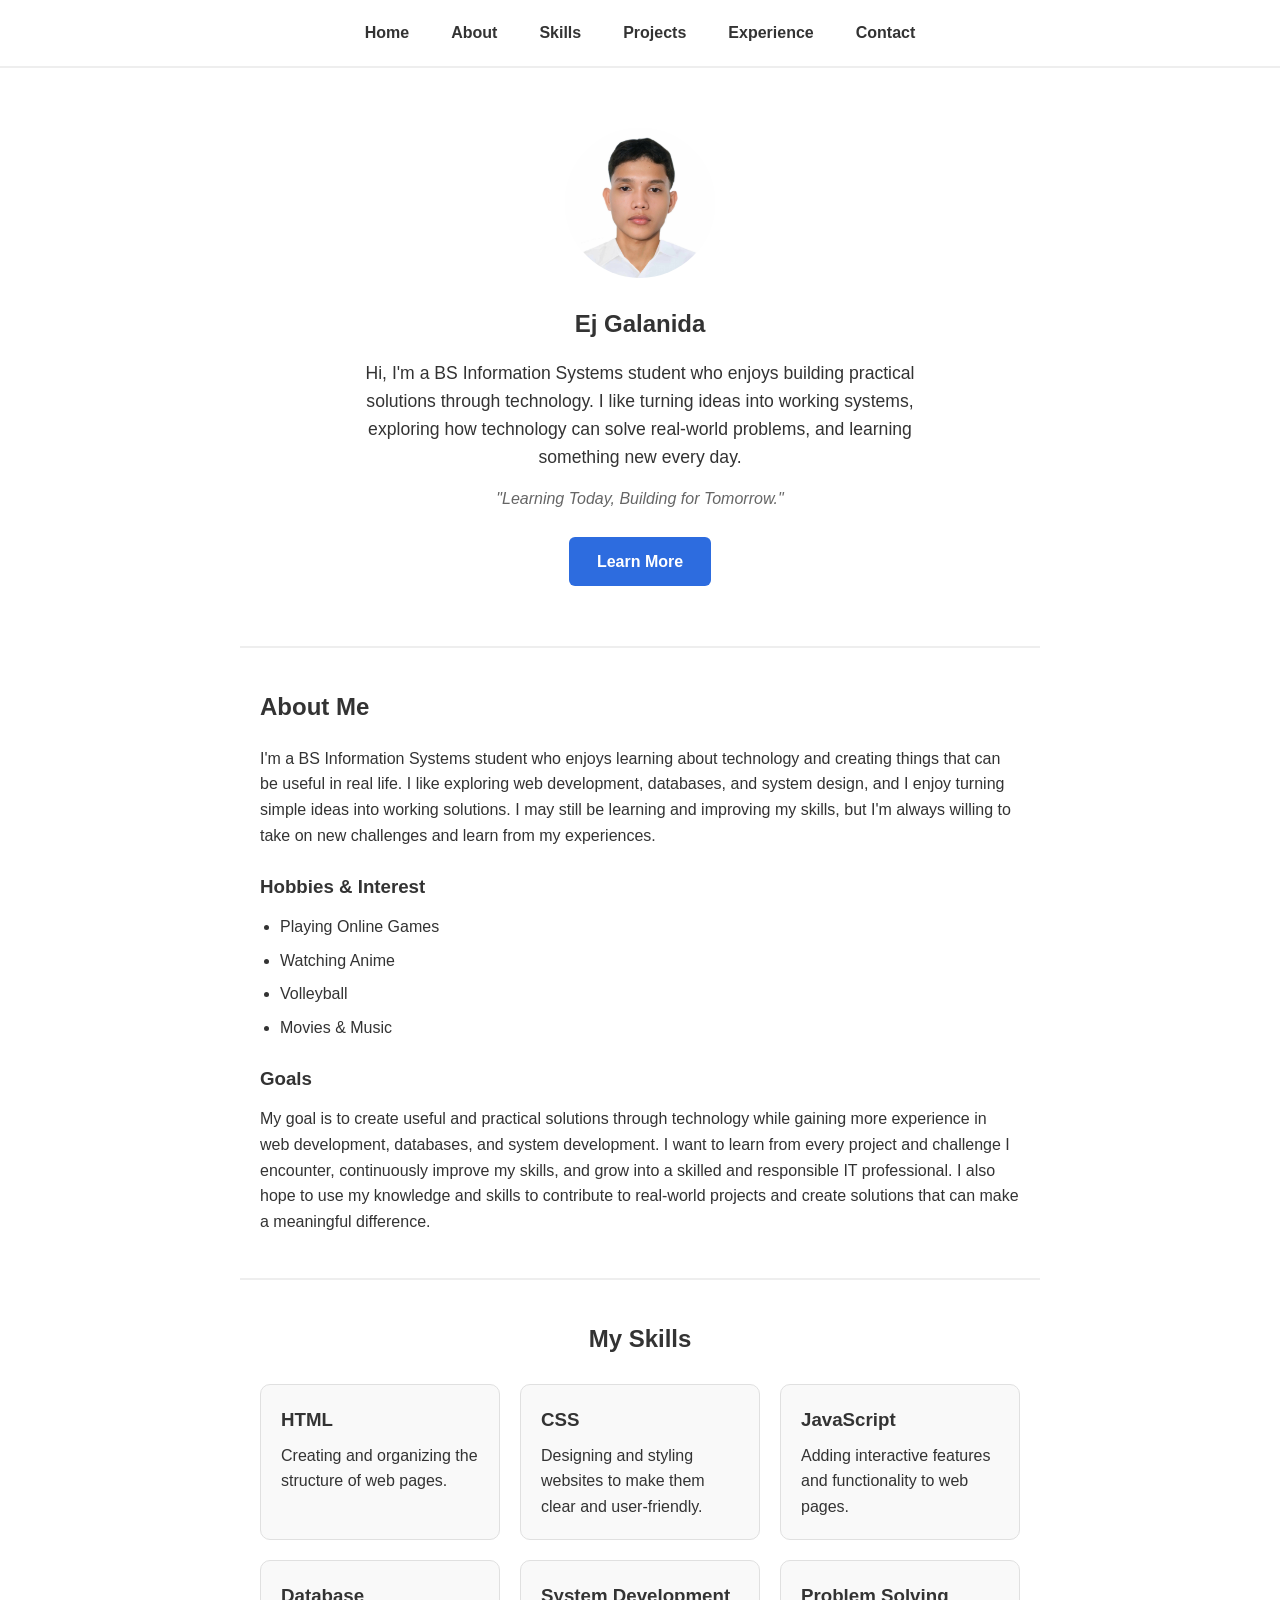
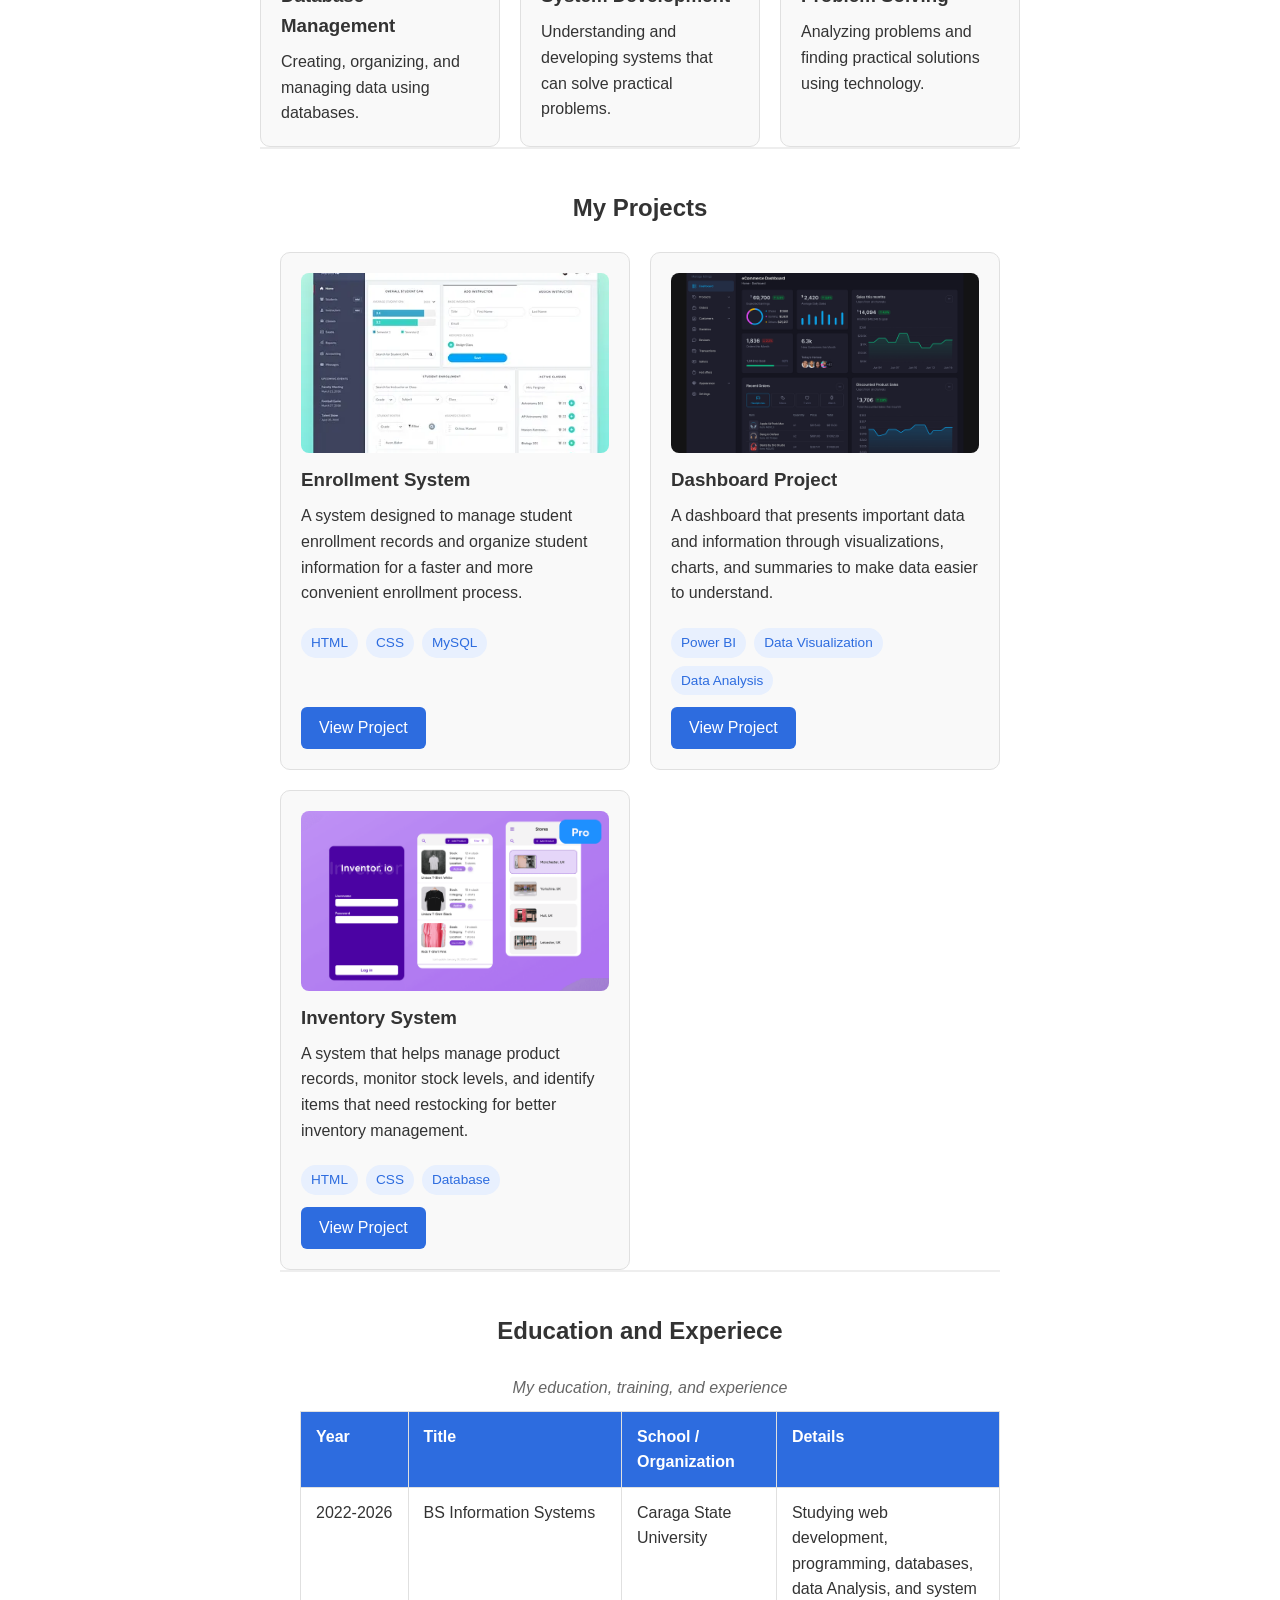
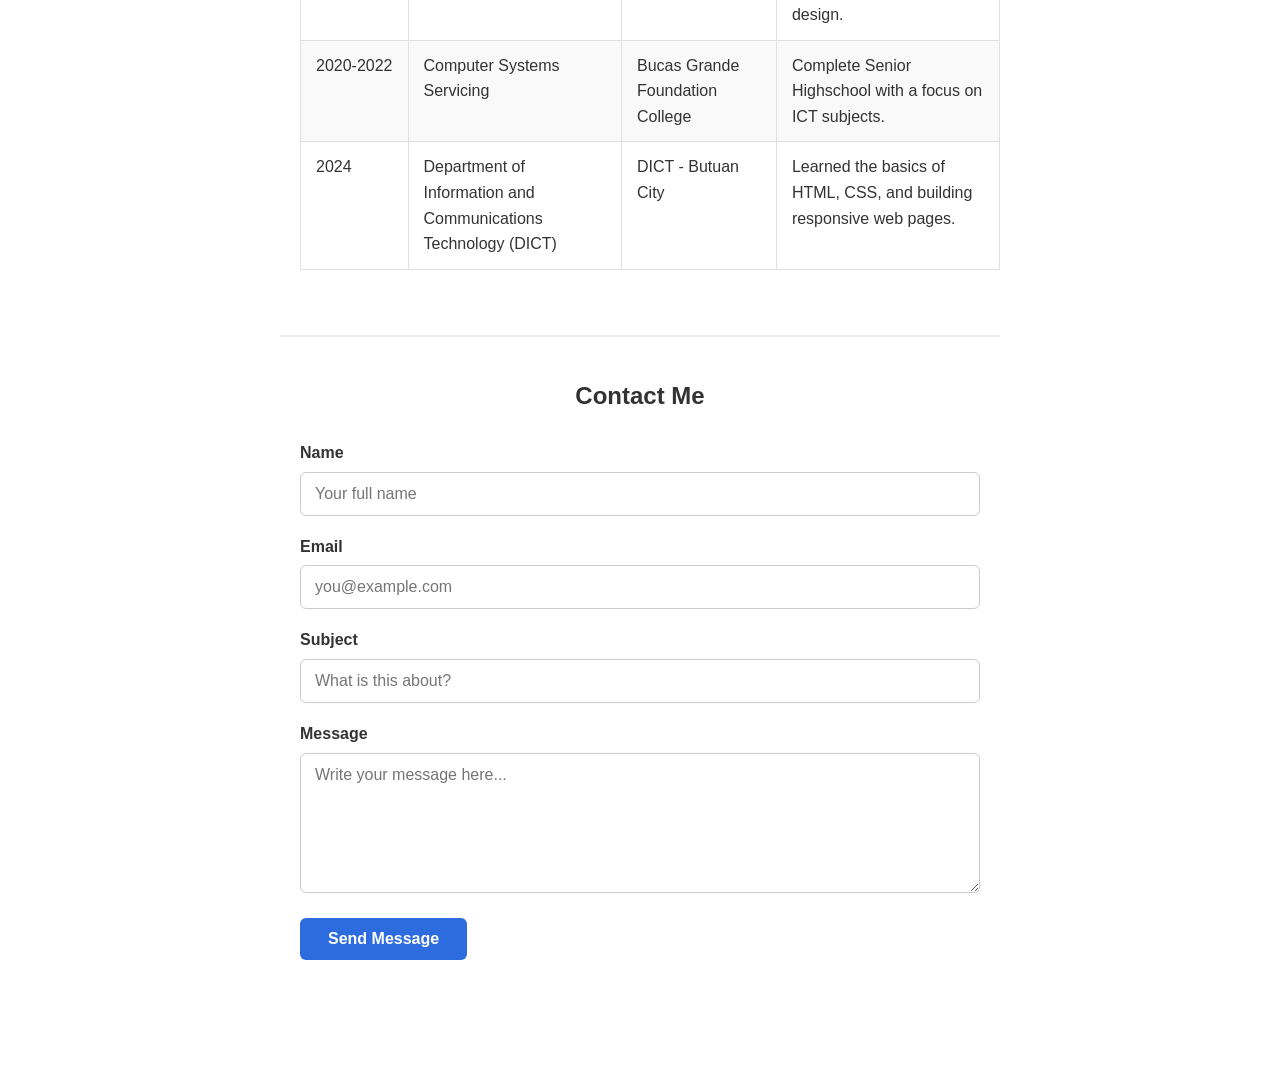
<file: index.html>
<!DOCTYPE html>
<html lang="en">

<head>
    <meta charset="UTF-8">
    <meta name="viewport" content="width=device-width, initial-scale=1.0">
    <title>My Portfolio</title>
    <link rel="stylesheet" href="style.css">
</head>

<body>


         <!-- Activity 6 Make a Menu for Your Website Section -->
<nav class="navbar" aria-label="Main navigation">
    <ul class="nav-links">
        <li><a href="#intro">Home</a></li>
        <li><a href="#about">About</a></li>
        <li><a href="#skills">Skills</a></li>
        <li><a href="#projects">Projects</a></li>
        <li><a href="#experience">Experience</a></li>
        <li><a href="#contact">Contact</a></li>
    </ul>
</nav>

</section>


    <!-- Activity 1: Introduce Yourself -->
    <section id="intro" class="intro-section">

    <div class="profile-container">
        <img src="images/Ej.jpg" alt="Photo of Ej Galanida" class="profile-photo">
        <h1>Ej Galanida</h1>
        </div>

        <div class="intro-content">
        <p class="intro-text">
            Hi, I'm a BS Information Systems student who enjoys building practical solutions through technology.
            I like turning ideas into working systems, exploring how technology can solve real-world problems,
            and learning something new every day.
        </p>

        <p class="tagline">
            "Learning Today, Building for Tomorrow."
        </p>

        <a href="#about" class="btn">Learn More</a>
        </div>
    </section>


    <!-- Activity 2: Tell Your Story -->
    <section id="about" class="story-section">

        <h2>About Me</h2>

        <p>
            I'm a BS Information Systems student who enjoys learning about technology and creating things that
            can be useful in real life. I like exploring web development, databases, and system design, and I enjoy
            turning simple ideas into working solutions. I may still be learning and improving my skills, but I'm
            always willing to take on new challenges and learn from my experiences.
        </p>

    <div class="HG-grid">

        <div class="hobbies">
        <h3>Hobbies & Interest</h3>

        <ul>
            <li>Playing Online Games</li>
            <li>Watching Anime</li>
            <li>Volleyball</li>
            <li>Movies & Music</li>
        </ul>
        </div>

        <div class="goals">
        <h3>Goals</h3>

        <p>
            My goal is to create useful and practical solutions through technology while gaining more experience
            in web development, databases, and system development. I want to learn from every project and
            challenge I encounter, continuously improve my skills, and grow into a skilled and responsible IT
            professional. I also hope to use my knowledge and skills to contribute to real-world projects and create
            solutions that can make a meaningful difference.
        </p>
        </div>
        </div>
    </section>


    
<!-- Activity 3: Show Your Skills -->
<section id="skills" class="skills-section">

    <h2>My Skills</h2>

    <div class="skills-grid">

        <div class="skill-card">
            <h3>HTML</h3>
            <p>Creating and organizing the structure of web pages.</p>
        </div>

        <div class="skill-card">
            <h3>CSS</h3>
            <p>Designing and styling websites to make them clear and user-friendly.</p>
        </div>

        <div class="skill-card">
            <h3>JavaScript</h3>
            <p>Adding interactive features and functionality to web pages.</p>
        </div>

        <div class="skill-card">
            <h3>Database Management</h3>
            <p>Creating, organizing, and managing data using databases.</p>
        </div>

        <div class="skill-card">
            <h3>System Development</h3>
            <p>Understanding and developing systems that can solve practical problems.</p>
        </div>

        <div class="skill-card">
            <h3>Problem Solving</h3>
            <p>Analyzing problems and finding practical solutions using technology.</p>
        </div>

    </div>



        <!-- Activity 4: Show Your Projects -->
<section id="projects" class="projects-section">

    <h2>My Projects</h2>

    <div class="projects-container">

        <!-- Project 1: Enrollment System -->
        <div class="project-card">
            <img src="images/Project1.webp"
                 alt="Screenshot of Enrollment System"
                 class="project-image">

            <h3>Enrollment System</h3>

            <p>
                A system designed to manage student enrollment records and
                organize student information for a faster and more convenient
                enrollment process.
            </p>

            <ul class="tech-list">
                <li>HTML</li>
                <li>CSS</li>
                <li>MySQL</li>
            </ul>

            <a href="images/Project1.webp" 
                class="project-link"
                target="_blank">View Project
            </a>
        </div>


        <!-- Project 2: Dashboard Project -->
        <div class="project-card">
            <img src="images/Project2.png"
                 alt="Screenshot of Dashboard Project"
                 class="project-image">

            <h3>Dashboard Project</h3>

            <p>
                A dashboard that presents important data and information
                through visualizations, charts, and summaries to make data
                easier to understand.
            </p>

            <ul class="tech-list">
                <li>Power BI</li>
                <li>Data Visualization</li>
                <li>Data Analysis</li>
            </ul>

            <a href="images/Project2.png" 
                class="project-link"
                target="_blank">View Project
            </a>
        </div>


        <!-- Project 3: Inventory System -->
        <div class="project-card">
            <img src="images/Project3.png"
                 alt="Screenshot of Inventory System"
                 class="project-image">

            <h3>Inventory System</h3>

            <p>
                A system that helps manage product records, monitor stock
                levels, and identify items that need restocking for better
                inventory management.
            </p>

            <ul class="tech-list">
                <li>HTML</li>
                <li>CSS</li>
                <li>Database</li>
            </ul>

            <a href="images/Project3.png" 
                class="project-link"
                target="_blank">View Project
            </a>
        </div>
 
    </div>



    <!-- Activity 5: Education and Background -->
     <section id="experience" class="experience-section">

        <h2>Education and Experiece</h2>

        <div class="table">
            <table class="experience-table">
                <caption> My education, training, and experience</caption>

                <thead>
                <tr>
                    <th scope="col">Year</th>
                    <th scope="col">Title</th>
                    <th scope="col">School / Organization</th>
                    <th scope="col">Details</th>
                </tr>
                </thead>

                <tbody>
                    <tr>
                        <td>2022-2026</td>
                        <td>BS Information Systems</td>
                        <td>Caraga State University</td>
                        <td>Studying web development, programming, databases, data Analysis, and system design.</td>
                    </tr>

                    <tr>
                        <td>2020-2022</td>
                        <td>Computer Systems Servicing</td>
                        <td>Bucas Grande Foundation College</td>
                        <td>Complete Senior Highschool with a focus on ICT subjects.</td>
                    </tr>

                    <tr>
                        <td>2024</td>
                        <td>Department of Information and Communications Technology (DICT)</td>
                        <td>DICT - Butuan City</td>
                        <td>Learned the basics of HTML, CSS, and building responsive web pages.</td>
                    </tr>
                </tbody>
            </table>
        </div>
     </section>

     <!--Activity 7: Contact -->
    <section id="contact" class="contact-section">

        <h2>Contact Me</h2>

        <form class="contact-form" action="#" method="get">
            <div class="form-group">
                <label for="name">Name</label>
                <input type="text" id="name" name="name" placeholder="Your full name" required>
            </div>

            <div class="form-group">
            <label for="email">Email</label>
            <input type="email" id="email" name="email" placeholder="you@example.com" required>
        </div>

        <div class="form-group">
            <label for="subject">Subject</label>
            <input type="text" id="subject" name="subject" placeholder="What is this about?" required>
        </div>

        <div class="form-group">
            <label for="message">Message</label>
            <textarea id="message" name="message" rows="6" placeholder="Write your message here..." required></textarea>
        </div>

        <button type="submit" class="send-btn">Send Message</button>

    </form>

</section>
        </form>
    </section>

</body>
</html>
</file>
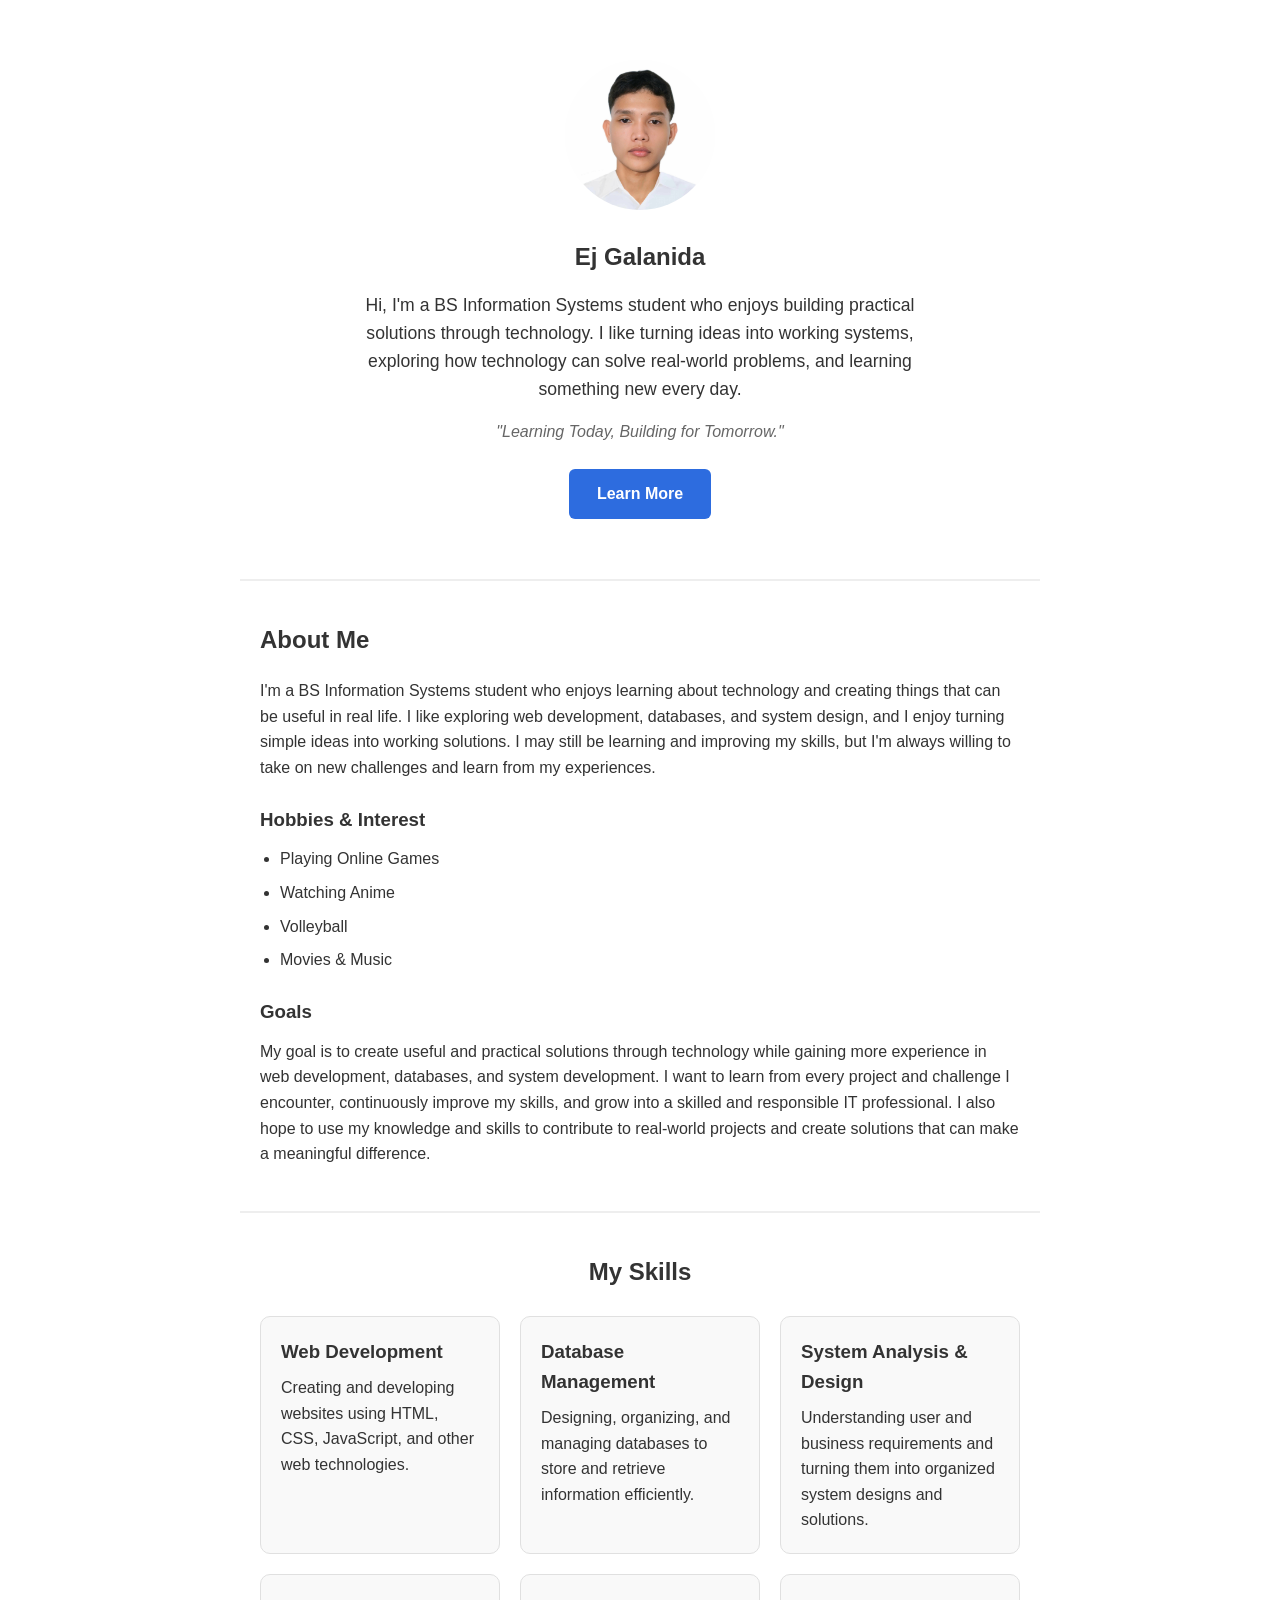
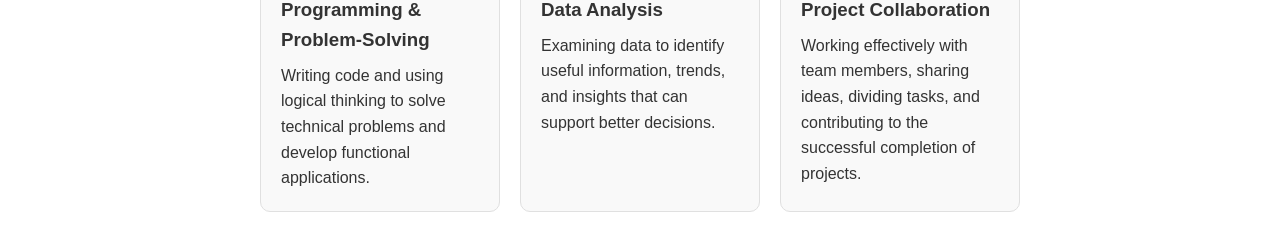
<file: index-final-backup.html>
<!DOCTYPE html>
<html lang="en">

<head>
    <meta charset="UTF-8">
    <meta name="viewport" content="width=device-width, initial-scale=1.0">
    <title>
        My Portfolio
    </title>
    <link rel="stylesheet" href="style.css">
</head>

<body>
    <section id="intro" class="intro-section">
        <img src="images/Ej.jpg" alt="Photo of Ej Galanida" class="profile-photo">

        <h1>Ej Galanida</h1>
        <p class="intro-text">
            Hi, I'm a BS Information Systems student who enjoys building practical solutions through technology.
            I like turning ideas into working systems, exploring how technology can solve real-world problems,
            and learning something new every day.
        </p>
        <p class="tagline">
            "Learning Today, Building for Tomorrow."
        </p>

        <a href="#about" class="btn">Learn More</a>
    </section>

    <section id="about" class="story-section">
        <h2>About Me</h2>

        <p>
            I'm a BS Information Systems student who enjoys learning about technology and creating things that
            can be useful in real life. I like exploring web development, databases, and system design, and I enjoy
            turning simple ideas into working solutions. I may still be learning and improving my skills, but I'm
            always willing to take on new challenges and learn from my experiences.
        </p>

        <h3>Hobbies & Interest</h3>
        <ul>
            <li>Playing Online Games</li>
            <li>Watching Anime</li>
            <li>Volleyball</li>
            <li>Movies & Music</li>
        </ul>

        <h3>Goals</h3>
        <p>
            My goal is to create useful and practical solutions through technology while gaining more experience
            in web development, databases, and system development. I want to learn from every project and
            challenge I encounter, continuously improve my skills, and grow into a skilled and responsible IT
            professional. I also hope to use my knowledge and skills to contribute to real-world projects and create
            solutions that can make a meaningful difference.
        </p>
    </section>

    <section id="skills" class="skills-section">
        <h2>My Skills</h2>

        <div class="skills-grid">
            <div class="skill-card">
                <h3>Web Development</h3>
                <p>Creating and developing websites using HTML, CSS, JavaScript, and other web technologies.</p>
            </div>
            <div class="skill-card">
                <h3>Database Management</h3>
                <p>Designing, organizing, and managing databases to store and retrieve information efficiently.</p>
            </div>
            <div class="skill-card">
                <h3>System Analysis & Design</h3>
                <p>Understanding user and business requirements and turning them into organized system designs and solutions.</p>
            </div>
            <div class="skill-card">
                <h3>Programming & Problem-Solving</h3>
                <p>Writing code and using logical thinking to solve technical problems and develop functional applications.</p>
            </div>
            <div class="skill-card">
                <h3>Data Analysis</h3>
                <p>Examining data to identify useful information, trends, and insights that can support better decisions.</p>
            </div>
            <div class="skill-card">
                <h3>Project Collaboration</h3>
                <p>Working effectively with team members, sharing ideas, dividing tasks, and contributing to the successful completion of projects.</p>
            </div>
        </div>
    </section>

</body>
</html>
</file>
<file: style.css>
/* ---------- Basic reset ---------- */
* {
  margin: 0;
  padding: 0;
  box-sizing: border-box;
}

body {
  font-family: 'Segoe UI', Arial, sans-serif;
  color: #333;
  line-height: 1.6;
}

/* ---------- Intro Section ---------- */
.intro-section {
  max-width: 600px;
  margin: 0 auto;     
  padding: 60px 20px;
  text-align: center;
}

.profile-photo {
  width: 150px;
  height: 150px;
  border-radius: 50%;   
  object-fit: cover;    
  margin-bottom: 20px;  
}

.intro-text {
  margin: 15px 0;
  font-size: 1.1rem; 
}

.tagline {
  font-style: italic;
  color: #666;
  margin-bottom: 25px;
}

/* ---------- Button ---------- */
.btn {
  display: inline-block;      
  background-color: #2d6cdf;
  color: #fff;
  text-decoration: none;      
  padding: 12px 28px;
  border-radius: 6px;
  font-weight: bold; 
}


/* ---------- About Me / Story Section ---------- */
.story-section {
  max-width: 800px;
  margin: 0 auto;
  padding: 40px 20px;
  border-top: 2px solid #eee;
}

.story-section h2 {
  margin-bottom: 15px;
}

.story-section h3 {
  margin-top: 20px;
  margin-bottom: 8px;
}

.story-section ul {
  margin-left: 20px;
  margin-bottom: 10px;
}

.story-section p,
.story-section li {
  padding: 4px 0;
}

/* ---------- Activity 3: Skills Section ---------- */
.skills-section {
  max-width: 800px;
  margin: 0 auto;
  padding: 40px 20px;
  border-top: 2px solid #eee;
  text-align: center;
}

.skills-section h2 {
  margin-bottom: 25px;
}

.skills-grid {
  display: grid;
  grid-template-columns: repeat(auto-fit, minmax(180px, 1fr));
  gap: 20px; /*spaces of grid */  

}

.skill-card {
  background-color: #f9f9f9;
  border: 1px solid #e0e0e0;
  border-radius: 10px;
  padding: 20px;
  text-align: left;
}

.skill-card h3 {
  margin-bottom: 8px;
}

/* ---------- Activty 4: Projects Section ---------- */
.projects-section {
  max-width: 1100px;
  margin: 0 auto;
  padding: 40px 20px;
  border-top: 2px solid #eee;
  text-align: center;
}

.projects-section h2 {
  margin-bottom: 25px;
}

/* Flexbox container: puts the cards in a row and wraps them when space runs out */
.projects-container {
  display: grid;
  grid-template-columns: repeat(auto-fit, minmax(280px, 1fr)); /* fit cards in a row, equally stretch to fill space, but never shrink smaller.*/
  gap: 20px;
  justify-content: center;
}

/* One reusable style for every project */
.project-card {
  display: flex;
  flex-direction: column;
  background-color: #f9f9f9;
  border: 1px solid #e0e0e0;
  border-radius: 10px;
  padding: 20px;
  text-align: left;
}

.project-image {
  width: 100%;
  height: 180px;
  object-fit: cover;
  border-radius: 8px;
  margin-bottom: 12px;
}

.project-card h3 {
  margin-bottom: 8px;
}
.project-card p {
  margin-bottom: 10px;
}

/* Technology tags */
.tech-list {
  list-style: none;
  display: flex;
  flex-wrap: wrap;
  gap: 8px;
  margin: 12px 0;
}

.tech-list li {
  background-color: #e8f0fe;
  color: #2d6cdf;
  padding: 4px 10px;
  border-radius: 20px;
  font-size: 0.85rem;
}

/* Keep the project link below the card content */
.project-link {
  display: inline-block;
  align-self: flex-start;
  margin-top: auto;
  background-color: #2d6cdf;
  color: #fff;
  text-decoration: none;
  padding: 8px 18px;
  border-radius: 6px;
}


/* Activity 5: Education and Experience Section */
.experience-section {
  max-width: 1100px;
  margin: 0 auto;
  padding: 40px 20px;
  border-top: 2px solid #eee;
  text-align: center;
}

.experience-section{
  margin-bottom: 25px;
}

.experience-table {
  width: 100%;
  min-width: 700px;
  border-collapse: collapse;
  text-align: left;
}

.experience-table caption {
  margin-bottom: 10px;
  font-style: italic;
  color: #666;
}

.experience-table th,
.experience-table td {
  padding: 12px 15px;
  border: 1px solid #e0e0e0;
  vertical-align: top;
}

/* Header styling */
.experience-table th {
  background-color: #2d6cdf;
  color: #fff;
}

/* Keep the year on one line */
.experience-table td:first-child {
  white-space: nowrap;
}

/* Alternate row colors and a hover highlight */
.experience-table tbody tr:nth-child(even) {
  background-color: #f9f9f9;
}

.experience-table tbody tr:hover {
  background-color: #e8f0fe;
}

/* Activity 6: Navigation Section */
html {
  scroll-behavior: smooth;      /* smooth scrolling when a menu link is clicked */
  scroll-padding-top: 80px;     /* keeps headings from hiding under the sticky menu */
}

.navbar {
  position: sticky;
  top: 0;
  z-index: 100;
  background-color: #fff;
  border-bottom: 2px solid #eee;
}

.nav-links {
  list-style: none;
  display: flex;
  flex-wrap: wrap;
  justify-content: center;
  gap: 10px;
  padding: 12px 20px;
}

.nav-links a {
  display: block;
  color: #333;
  text-decoration: none;
  font-weight: 600;
  padding: 8px 16px;
  border-radius: 6px;
  transition: background-color 0.2s ease, color 0.2s ease;
}

.nav-links a:hover {
  background-color: #2d6cdf;
  color: #fff;
}

/* Activity 7: Contact */
/* ---------- Contact Section ---------- */
.contact-section {
  max-width: 1100px;
  margin: 0 auto;
  padding: 40px 20px;
  border-top: 2px solid #eee;
  text-align: center;
}

.contact-section h2 {
  margin-bottom: 25px;
}

.contact-form {
  display: flex;
  flex-direction: column;
  gap: 18px;
  text-align: left;
}

.form-group label {
  display: block;
  margin-bottom: 6px;
  font-weight: 600;
}

.form-group input,
.form-group textarea {
  width: 100%;
  padding: 12px 14px;
  border: 1px solid #ccc;
  border-radius: 6px;
  font-family: inherit;
  font-size: 1rem;
  transition: border-color 0.2s ease, box-shadow 0.2s ease;
}

.form-group textarea {
  min-height: 140px;
  resize: vertical;
}

/* Focus effect: shows which field you are typing in */
.form-group input:focus,
.form-group textarea:focus {
  outline: none;
  border-color: #2d6cdf;
  box-shadow: 0 0 0 3px rgba(45, 108, 223, 0.2);
}

.send-btn {
  align-self: flex-start;
  background-color: #2d6cdf;
  color: #fff;
  border: none;
  padding: 12px 28px;
  border-radius: 6px;
  font-size: 1rem;
  font-weight: bold;
  cursor: pointer;
  transition: background-color 0.2s ease, transform 0.2s ease;
}

.send-btn:hover {
  background-color: #1e4fa3;
  transform: translateY(-2px);
}

/* ---------- Activity 8: Work on phones ---------- */

/* Images never grow wider than their container */
img {
  max-width: 100%;
}

/* Tablet: screens 768px wide or smaller */
@media (max-width: 768px) {
  .intro-section {
    padding: 40px 20px;
  }

  /* Hobbies and Goals stack into one column */
  .HG-grid {
    grid-template-columns: 1fr;
  }
}

/* Mobile: screens 480px wide or smaller */
@media (max-width: 480px) {
  /* Menu is taller on phones, so jump targets need more room */
  html {
    scroll-padding-top: 110px;
  }

  h1 {
    font-size: 1.8rem;
  }

  h2 {
    font-size: 1.4rem;
  }

  .intro-section {
    padding: 30px 15px;
  }

  .story-section,
  .skills-section,
  .projects-section,
  .experience-section,
  .contact-section {
    padding: 30px 15px;
  }

  /* Smaller menu links so the sticky bar doesn't take over the screen */
  .nav-links {
    gap: 4px;
    padding: 8px 10px;
  }

  .nav-links a {
    padding: 6px 10px;
    font-size: 0.9rem;
  }

  .project-image {
    height: 160px;
  }

  /* Tighter table cells */
  .experience-table th,
  .experience-table td {
    padding: 8px 10px;
    font-size: 0.9rem;
  }

  /* Full-width Send button */
  .send-btn {
    align-self: stretch;
  }
}
</file>
